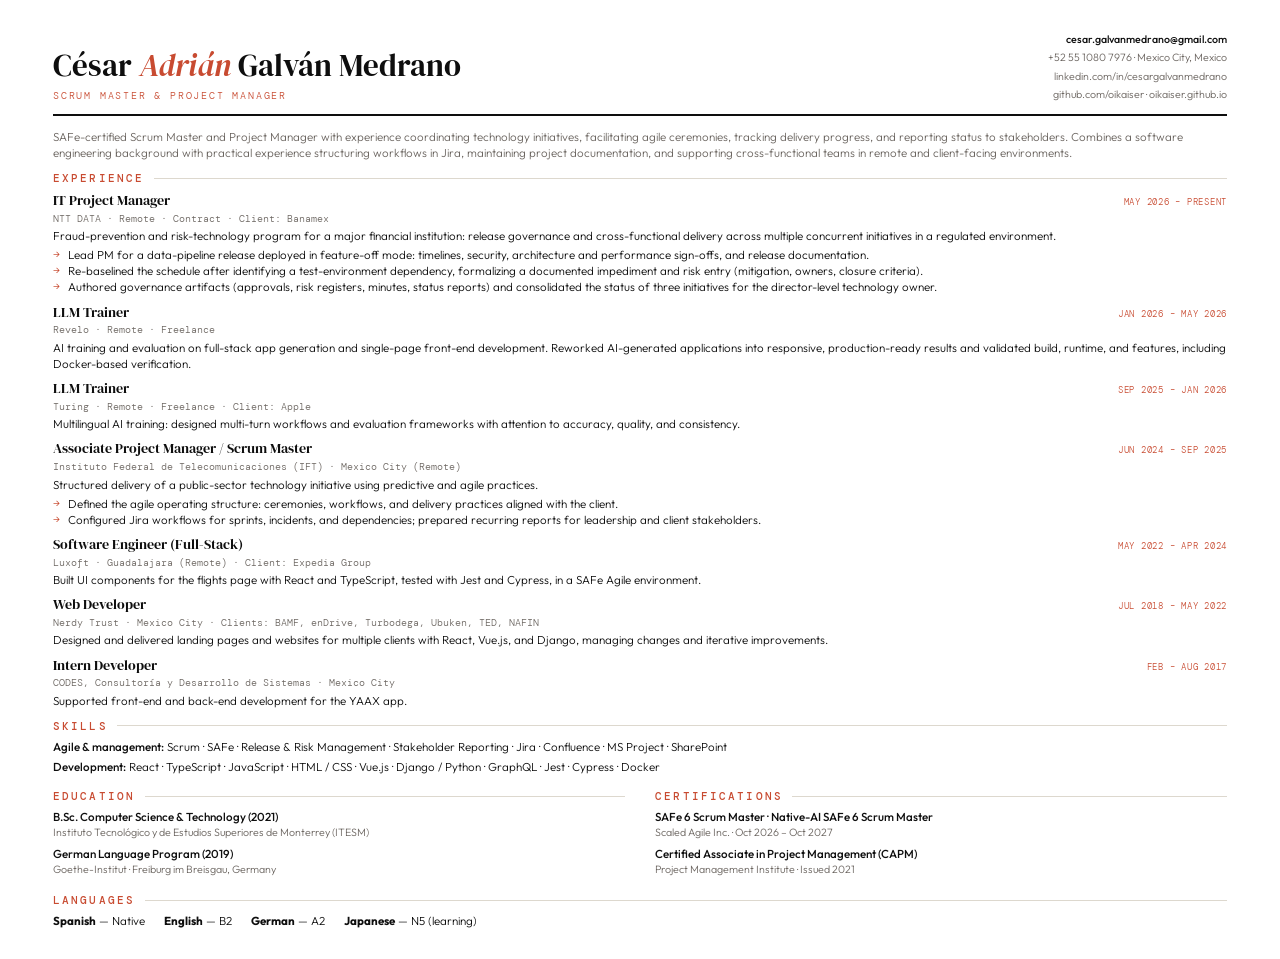
<file: cv-src/cv-en.html>
<!DOCTYPE html>
<html lang="en">
<head>
<meta charset="UTF-8" />
<link href="https://fonts.googleapis.com/css2?family=DM+Serif+Display:ital@0;1&family=DM+Mono:wght@300;400;500&family=Outfit:wght@300;400;500;600&display=swap" rel="stylesheet" />
<style>
  :root { --ink: #0e0e0e; --accent: #c84b31; --muted: #6b6560; --border: #ddd8ce; }
  @page { size: A4; margin: 0; }
  * { margin: 0; padding: 0; box-sizing: border-box; }
  body { font-family: 'Outfit', sans-serif; font-weight: 300; color: var(--ink); font-size: 8.7pt; line-height: 1.38; padding: 8mm 14mm; }

  header { display: flex; justify-content: space-between; align-items: flex-end; border-bottom: 2px solid var(--ink); padding-bottom: 3mm; margin-bottom: 3.5mm; }
  h1 { font-family: 'DM Serif Display', serif; font-weight: 400; font-size: 23pt; line-height: 1.05; }
  h1 em { color: var(--accent); }
  .role { font-family: 'DM Mono', monospace; font-size: 7.5pt; letter-spacing: 0.18em; text-transform: uppercase; color: var(--accent); margin-top: 2mm; }
  .contact { text-align: right; font-size: 8pt; color: var(--muted); line-height: 1.7; }
  .contact strong { color: var(--ink); font-weight: 500; }

  h2 { font-family: 'DM Mono', monospace; font-weight: 500; font-size: 8pt; letter-spacing: 0.2em; text-transform: uppercase; color: var(--accent); margin: 2.6mm 0 1.4mm; display: flex; align-items: center; gap: 2.5mm; }
  h2::after { content: ''; flex: 1; height: 1px; background: var(--border); }
  .summary { color: var(--muted); }

  .job { margin-bottom: 1.9mm; page-break-inside: avoid; }
  .job-head { display: flex; justify-content: space-between; align-items: baseline; }
  .job-role { font-family: 'DM Serif Display', serif; font-size: 10.5pt; }
  .job-period { font-family: 'DM Mono', monospace; font-size: 7pt; letter-spacing: 0.08em; text-transform: uppercase; color: var(--accent); white-space: nowrap; }
  .job-company { font-family: 'DM Mono', monospace; font-size: 7.3pt; color: var(--muted); margin: 0.4mm 0 0.8mm; }
  .job ul { list-style: none; margin-top: 0.8mm; }
  .job li { padding-left: 4mm; position: relative; }
  .job li::before { content: '→'; position: absolute; left: 0; color: var(--accent); font-size: 8pt; }

  .columns { display: grid; grid-template-columns: 1fr 1fr; column-gap: 8mm; }
  .skill-row { margin-bottom: 1.2mm; }
  .skill-row strong { font-weight: 500; }
  .item { margin-bottom: 1.6mm; }
  .item-title { font-weight: 500; }
  .item-sub { font-size: 8pt; color: var(--muted); }
  .langs { display: flex; flex-wrap: wrap; gap: 1.5mm 5mm; }
</style>
</head>
<body>
  <header>
    <div>
      <h1>César <em>Adrián</em> Galván Medrano</h1>
      <div class="role">Scrum Master &amp; Project Manager</div>
    </div>
    <div class="contact">
      <strong>cesar.galvanmedrano@gmail.com</strong><br>
      +52 55 1080 7976 · Mexico City, Mexico<br>
      linkedin.com/in/cesargalvanmedrano<br>
      github.com/oikaiser · oikaiser.github.io
    </div>
  </header>

  <p class="summary">SAFe-certified Scrum Master and Project Manager with experience coordinating technology initiatives, facilitating agile ceremonies, tracking delivery progress, and reporting status to stakeholders. Combines a software engineering background with practical experience structuring workflows in Jira, maintaining project documentation, and supporting cross-functional teams in remote and client-facing environments.</p>

  <h2>Experience</h2>

  <div class="job">
    <div class="job-head"><span class="job-role">IT Project Manager</span><span class="job-period">May 2026 – Present</span></div>
    <div class="job-company">NTT DATA · Remote · Contract · Client: Banamex</div>
    <p>Fraud-prevention and risk-technology program for a major financial institution: release governance and cross-functional delivery across multiple concurrent initiatives in a regulated environment.</p>
    <ul>
      <li>Lead PM for a data-pipeline release deployed in feature-off mode: timelines, security, architecture and performance sign-offs, and release documentation.</li>
      <li>Re-baselined the schedule after identifying a test-environment dependency, formalizing a documented impediment and risk entry (mitigation, owners, closure criteria).</li>
      <li>Authored governance artifacts (approvals, risk registers, minutes, status reports) and consolidated the status of three initiatives for the director-level technology owner.</li>
    </ul>
  </div>

  <div class="job">
    <div class="job-head"><span class="job-role">LLM Trainer</span><span class="job-period">Jan 2026 – May 2026</span></div>
    <div class="job-company">Revelo · Remote · Freelance</div>
    <p>AI training and evaluation on full-stack app generation and single-page front-end development. Reworked AI-generated applications into responsive, production-ready results and validated build, runtime, and features, including Docker-based verification.</p>
  </div>

  <div class="job">
    <div class="job-head"><span class="job-role">LLM Trainer</span><span class="job-period">Sep 2025 – Jan 2026</span></div>
    <div class="job-company">Turing · Remote · Freelance · Client: Apple</div>
    <p>Multilingual AI training: designed multi-turn workflows and evaluation frameworks with attention to accuracy, quality, and consistency.</p>
  </div>

  <div class="job">
    <div class="job-head"><span class="job-role">Associate Project Manager / Scrum Master</span><span class="job-period">Jun 2024 – Sep 2025</span></div>
    <div class="job-company">Instituto Federal de Telecomunicaciones (IFT) · Mexico City (Remote)</div>
    <p>Structured delivery of a public-sector technology initiative using predictive and agile practices.</p>
    <ul>
      <li>Defined the agile operating structure: ceremonies, workflows, and delivery practices aligned with the client.</li>
      <li>Configured Jira workflows for sprints, incidents, and dependencies; prepared recurring reports for leadership and client stakeholders.</li>
    </ul>
  </div>

  <div class="job">
    <div class="job-head"><span class="job-role">Software Engineer (Full-Stack)</span><span class="job-period">May 2022 – Apr 2024</span></div>
    <div class="job-company">Luxoft · Guadalajara (Remote) · Client: Expedia Group</div>
    <p>Built UI components for the flights page with React and TypeScript, tested with Jest and Cypress, in a SAFe Agile environment.</p>
  </div>

  <div class="job">
    <div class="job-head"><span class="job-role">Web Developer</span><span class="job-period">Jul 2018 – May 2022</span></div>
    <div class="job-company">Nerdy Trust · Mexico City · Clients: BAMF, enDrive, Turbodega, Ubuken, TED, NAFIN</div>
    <p>Designed and delivered landing pages and websites for multiple clients with React, Vue.js, and Django, managing changes and iterative improvements.</p>
  </div>

  <div class="job">
    <div class="job-head"><span class="job-role">Intern Developer</span><span class="job-period">Feb – Aug 2017</span></div>
    <div class="job-company">CODES, Consultoría y Desarrollo de Sistemas · Mexico City</div>
    <p>Supported front-end and back-end development for the YAAX app.</p>
  </div>

  <h2>Skills</h2>
  <div class="skill-row"><strong>Agile &amp; management:</strong> Scrum · SAFe · Release &amp; Risk Management · Stakeholder Reporting · Jira · Confluence · MS Project · SharePoint</div>
  <div class="skill-row"><strong>Development:</strong> React · TypeScript · JavaScript · HTML / CSS · Vue.js · Django / Python · GraphQL · Jest · Cypress · Docker</div>

  <div class="columns">
    <div>
      <h2>Education</h2>
      <div class="item">
        <div class="item-title">B.Sc. Computer Science &amp; Technology (2021)</div>
        <div class="item-sub">Instituto Tecnológico y de Estudios Superiores de Monterrey (ITESM)</div>
      </div>
      <div class="item">
        <div class="item-title">German Language Program (2019)</div>
        <div class="item-sub">Goethe-Institut · Freiburg im Breisgau, Germany</div>
      </div>
    </div>
    <div>
      <h2>Certifications</h2>
      <div class="item">
        <div class="item-title">SAFe 6 Scrum Master · Native-AI SAFe 6 Scrum Master</div>
        <div class="item-sub">Scaled Agile Inc. · Oct 2026 – Oct 2027</div>
      </div>
      <div class="item">
        <div class="item-title">Certified Associate in Project Management (CAPM)</div>
        <div class="item-sub">Project Management Institute · Issued 2021</div>
      </div>
    </div>
  </div>

  <h2>Languages</h2>
  <div class="langs">
    <span><strong>Spanish</strong> — Native</span>
    <span><strong>English</strong> — B2</span>
    <span><strong>German</strong> — A2</span>
    <span><strong>Japanese</strong> — N5 (learning)</span>
  </div>
</body>
</html>
</file>
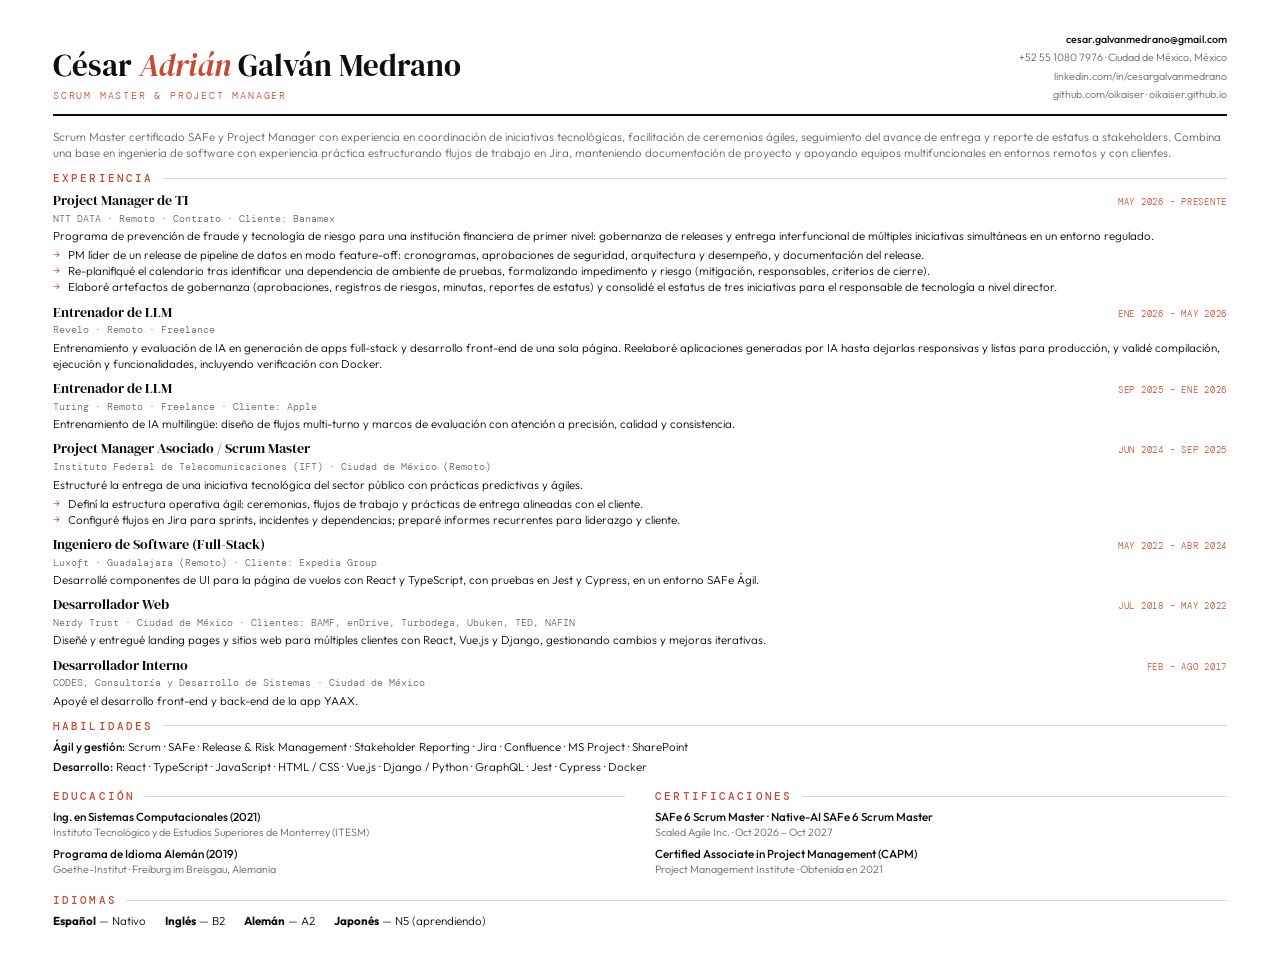
<file: cv-src/cv-es.html>
<!DOCTYPE html>
<html lang="es">
<head>
<meta charset="UTF-8" />
<link href="https://fonts.googleapis.com/css2?family=DM+Serif+Display:ital@0;1&family=DM+Mono:wght@300;400;500&family=Outfit:wght@300;400;500;600&display=swap" rel="stylesheet" />
<style>
  :root { --ink: #0e0e0e; --accent: #c84b31; --muted: #6b6560; --border: #ddd8ce; }
  @page { size: A4; margin: 0; }
  * { margin: 0; padding: 0; box-sizing: border-box; }
  body { font-family: 'Outfit', sans-serif; font-weight: 300; color: var(--ink); font-size: 8.7pt; line-height: 1.38; padding: 8mm 14mm; }

  header { display: flex; justify-content: space-between; align-items: flex-end; border-bottom: 2px solid var(--ink); padding-bottom: 3mm; margin-bottom: 3.5mm; }
  h1 { font-family: 'DM Serif Display', serif; font-weight: 400; font-size: 23pt; line-height: 1.05; }
  h1 em { color: var(--accent); }
  .role { font-family: 'DM Mono', monospace; font-size: 7.5pt; letter-spacing: 0.18em; text-transform: uppercase; color: var(--accent); margin-top: 2mm; }
  .contact { text-align: right; font-size: 8pt; color: var(--muted); line-height: 1.7; }
  .contact strong { color: var(--ink); font-weight: 500; }

  h2 { font-family: 'DM Mono', monospace; font-weight: 500; font-size: 8pt; letter-spacing: 0.2em; text-transform: uppercase; color: var(--accent); margin: 2.6mm 0 1.4mm; display: flex; align-items: center; gap: 2.5mm; }
  h2::after { content: ''; flex: 1; height: 1px; background: var(--border); }
  .summary { color: var(--muted); }

  .job { margin-bottom: 1.9mm; page-break-inside: avoid; }
  .job-head { display: flex; justify-content: space-between; align-items: baseline; }
  .job-role { font-family: 'DM Serif Display', serif; font-size: 10.5pt; }
  .job-period { font-family: 'DM Mono', monospace; font-size: 7pt; letter-spacing: 0.08em; text-transform: uppercase; color: var(--accent); white-space: nowrap; }
  .job-company { font-family: 'DM Mono', monospace; font-size: 7.3pt; color: var(--muted); margin: 0.4mm 0 0.8mm; }
  .job ul { list-style: none; margin-top: 0.8mm; }
  .job li { padding-left: 4mm; position: relative; }
  .job li::before { content: '→'; position: absolute; left: 0; color: var(--accent); font-size: 8pt; }

  .columns { display: grid; grid-template-columns: 1fr 1fr; column-gap: 8mm; }
  .skill-row { margin-bottom: 1.2mm; }
  .skill-row strong { font-weight: 500; }
  .item { margin-bottom: 1.6mm; }
  .item-title { font-weight: 500; }
  .item-sub { font-size: 8pt; color: var(--muted); }
  .langs { display: flex; flex-wrap: wrap; gap: 1.5mm 5mm; }
</style>
</head>
<body>
  <header>
    <div>
      <h1>César <em>Adrián</em> Galván Medrano</h1>
      <div class="role">Scrum Master &amp; Project Manager</div>
    </div>
    <div class="contact">
      <strong>cesar.galvanmedrano@gmail.com</strong><br>
      +52 55 1080 7976 · Ciudad de México, México<br>
      linkedin.com/in/cesargalvanmedrano<br>
      github.com/oikaiser · oikaiser.github.io
    </div>
  </header>

  <p class="summary">Scrum Master certificado SAFe y Project Manager con experiencia en coordinación de iniciativas tecnológicas, facilitación de ceremonias ágiles, seguimiento del avance de entrega y reporte de estatus a stakeholders. Combina una base en ingeniería de software con experiencia práctica estructurando flujos de trabajo en Jira, manteniendo documentación de proyecto y apoyando equipos multifuncionales en entornos remotos y con clientes.</p>

  <h2>Experiencia</h2>

  <div class="job">
    <div class="job-head"><span class="job-role">Project Manager de TI</span><span class="job-period">May 2026 – Presente</span></div>
    <div class="job-company">NTT DATA · Remoto · Contrato · Cliente: Banamex</div>
    <p>Programa de prevención de fraude y tecnología de riesgo para una institución financiera de primer nivel: gobernanza de releases y entrega interfuncional de múltiples iniciativas simultáneas en un entorno regulado.</p>
    <ul>
      <li>PM líder de un release de pipeline de datos en modo feature-off: cronogramas, aprobaciones de seguridad, arquitectura y desempeño, y documentación del release.</li>
      <li>Re-planifiqué el calendario tras identificar una dependencia de ambiente de pruebas, formalizando impedimento y riesgo (mitigación, responsables, criterios de cierre).</li>
      <li>Elaboré artefactos de gobernanza (aprobaciones, registros de riesgos, minutas, reportes de estatus) y consolidé el estatus de tres iniciativas para el responsable de tecnología a nivel director.</li>
    </ul>
  </div>

  <div class="job">
    <div class="job-head"><span class="job-role">Entrenador de LLM</span><span class="job-period">Ene 2026 – May 2026</span></div>
    <div class="job-company">Revelo · Remoto · Freelance</div>
    <p>Entrenamiento y evaluación de IA en generación de apps full-stack y desarrollo front-end de una sola página. Reelaboré aplicaciones generadas por IA hasta dejarlas responsivas y listas para producción, y validé compilación, ejecución y funcionalidades, incluyendo verificación con Docker.</p>
  </div>

  <div class="job">
    <div class="job-head"><span class="job-role">Entrenador de LLM</span><span class="job-period">Sep 2025 – Ene 2026</span></div>
    <div class="job-company">Turing · Remoto · Freelance · Cliente: Apple</div>
    <p>Entrenamiento de IA multilingüe: diseño de flujos multi-turno y marcos de evaluación con atención a precisión, calidad y consistencia.</p>
  </div>

  <div class="job">
    <div class="job-head"><span class="job-role">Project Manager Asociado / Scrum Master</span><span class="job-period">Jun 2024 – Sep 2025</span></div>
    <div class="job-company">Instituto Federal de Telecomunicaciones (IFT) · Ciudad de México (Remoto)</div>
    <p>Estructuré la entrega de una iniciativa tecnológica del sector público con prácticas predictivas y ágiles.</p>
    <ul>
      <li>Definí la estructura operativa ágil: ceremonias, flujos de trabajo y prácticas de entrega alineadas con el cliente.</li>
      <li>Configuré flujos en Jira para sprints, incidentes y dependencias; preparé informes recurrentes para liderazgo y cliente.</li>
    </ul>
  </div>

  <div class="job">
    <div class="job-head"><span class="job-role">Ingeniero de Software (Full-Stack)</span><span class="job-period">May 2022 – Abr 2024</span></div>
    <div class="job-company">Luxoft · Guadalajara (Remoto) · Cliente: Expedia Group</div>
    <p>Desarrollé componentes de UI para la página de vuelos con React y TypeScript, con pruebas en Jest y Cypress, en un entorno SAFe Ágil.</p>
  </div>

  <div class="job">
    <div class="job-head"><span class="job-role">Desarrollador Web</span><span class="job-period">Jul 2018 – May 2022</span></div>
    <div class="job-company">Nerdy Trust · Ciudad de México · Clientes: BAMF, enDrive, Turbodega, Ubuken, TED, NAFIN</div>
    <p>Diseñé y entregué landing pages y sitios web para múltiples clientes con React, Vue.js y Django, gestionando cambios y mejoras iterativas.</p>
  </div>

  <div class="job">
    <div class="job-head"><span class="job-role">Desarrollador Interno</span><span class="job-period">Feb – Ago 2017</span></div>
    <div class="job-company">CODES, Consultoría y Desarrollo de Sistemas · Ciudad de México</div>
    <p>Apoyé el desarrollo front-end y back-end de la app YAAX.</p>
  </div>

  <h2>Habilidades</h2>
  <div class="skill-row"><strong>Ágil y gestión:</strong> Scrum · SAFe · Release &amp; Risk Management · Stakeholder Reporting · Jira · Confluence · MS Project · SharePoint</div>
  <div class="skill-row"><strong>Desarrollo:</strong> React · TypeScript · JavaScript · HTML / CSS · Vue.js · Django / Python · GraphQL · Jest · Cypress · Docker</div>

  <div class="columns">
    <div>
      <h2>Educación</h2>
      <div class="item">
        <div class="item-title">Ing. en Sistemas Computacionales (2021)</div>
        <div class="item-sub">Instituto Tecnológico y de Estudios Superiores de Monterrey (ITESM)</div>
      </div>
      <div class="item">
        <div class="item-title">Programa de Idioma Alemán (2019)</div>
        <div class="item-sub">Goethe-Institut · Freiburg im Breisgau, Alemania</div>
      </div>
    </div>
    <div>
      <h2>Certificaciones</h2>
      <div class="item">
        <div class="item-title">SAFe 6 Scrum Master · Native-AI SAFe 6 Scrum Master</div>
        <div class="item-sub">Scaled Agile Inc. · Oct 2026 – Oct 2027</div>
      </div>
      <div class="item">
        <div class="item-title">Certified Associate in Project Management (CAPM)</div>
        <div class="item-sub">Project Management Institute · Obtenida en 2021</div>
      </div>
    </div>
  </div>

  <h2>Idiomas</h2>
  <div class="langs">
    <span><strong>Español</strong> — Nativo</span>
    <span><strong>Inglés</strong> — B2</span>
    <span><strong>Alemán</strong> — A2</span>
    <span><strong>Japonés</strong> — N5 (aprendiendo)</span>
  </div>
</body>
</html>
</file>
